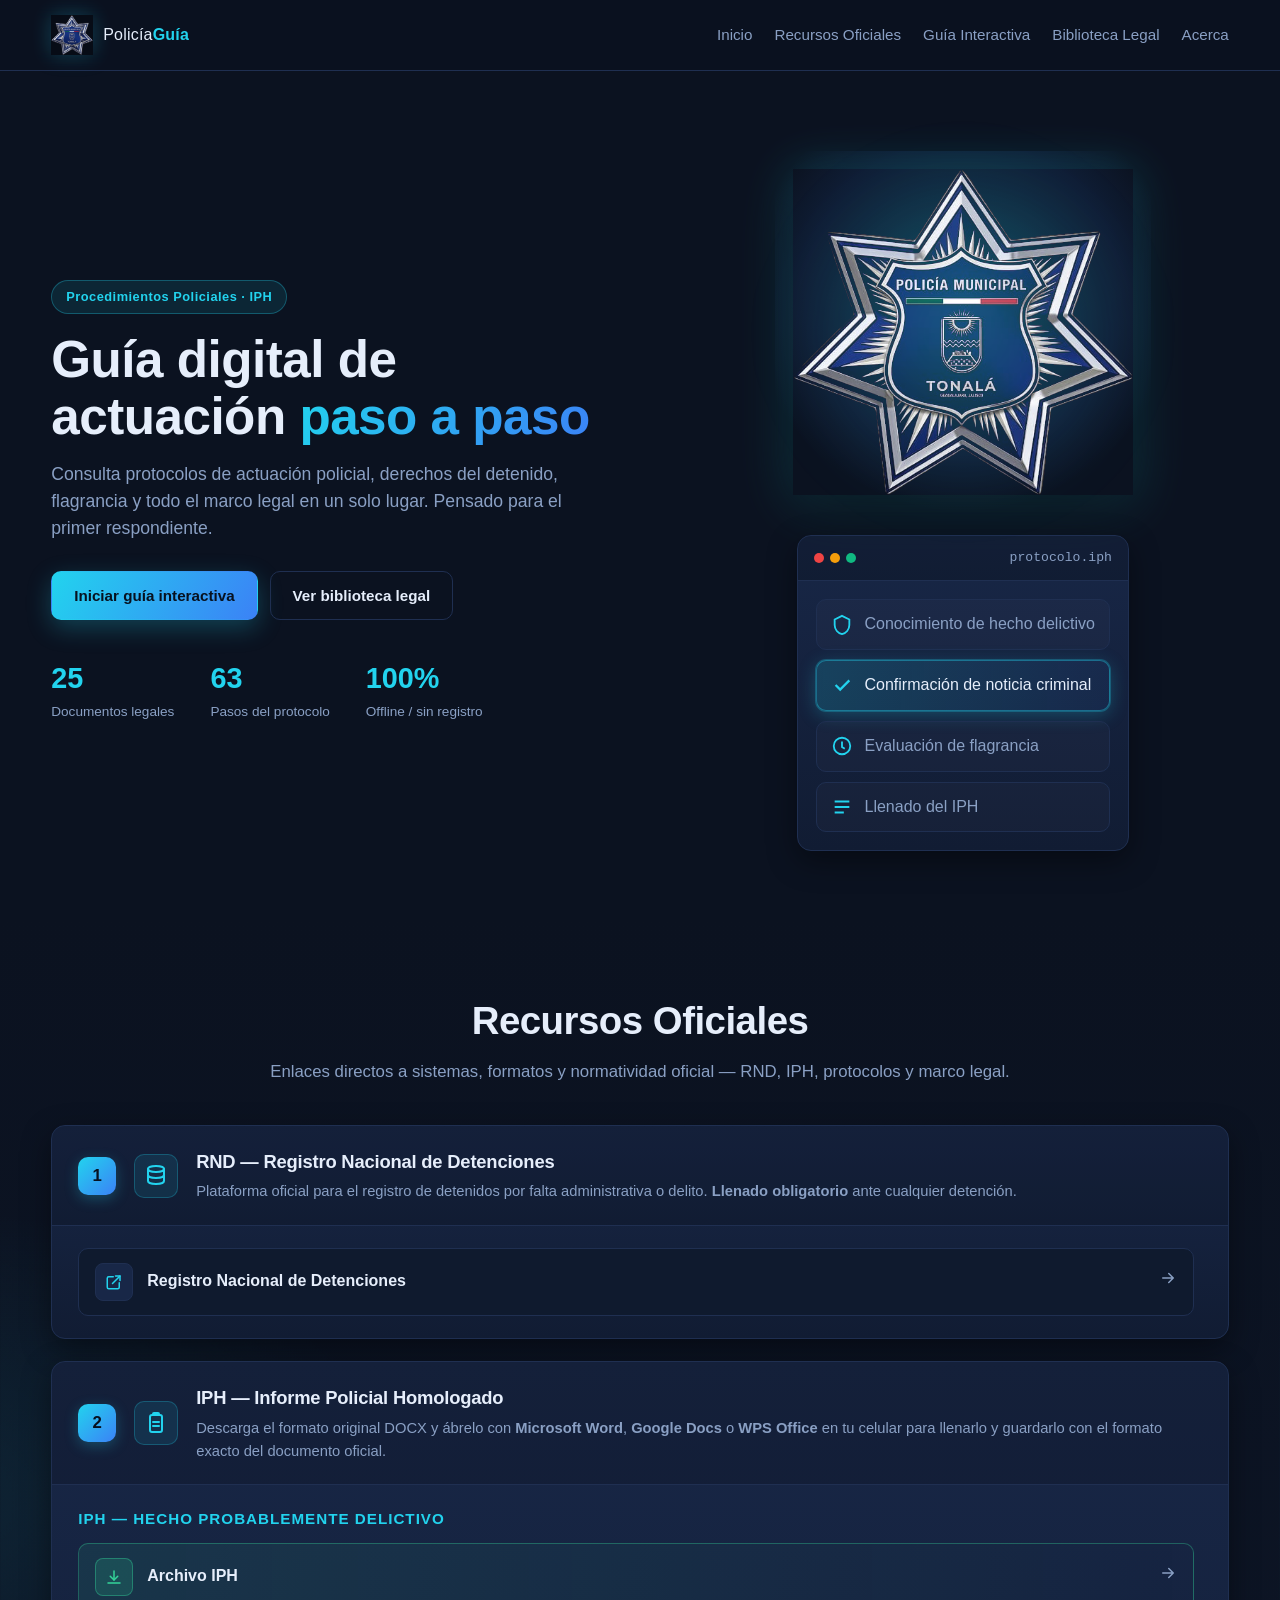
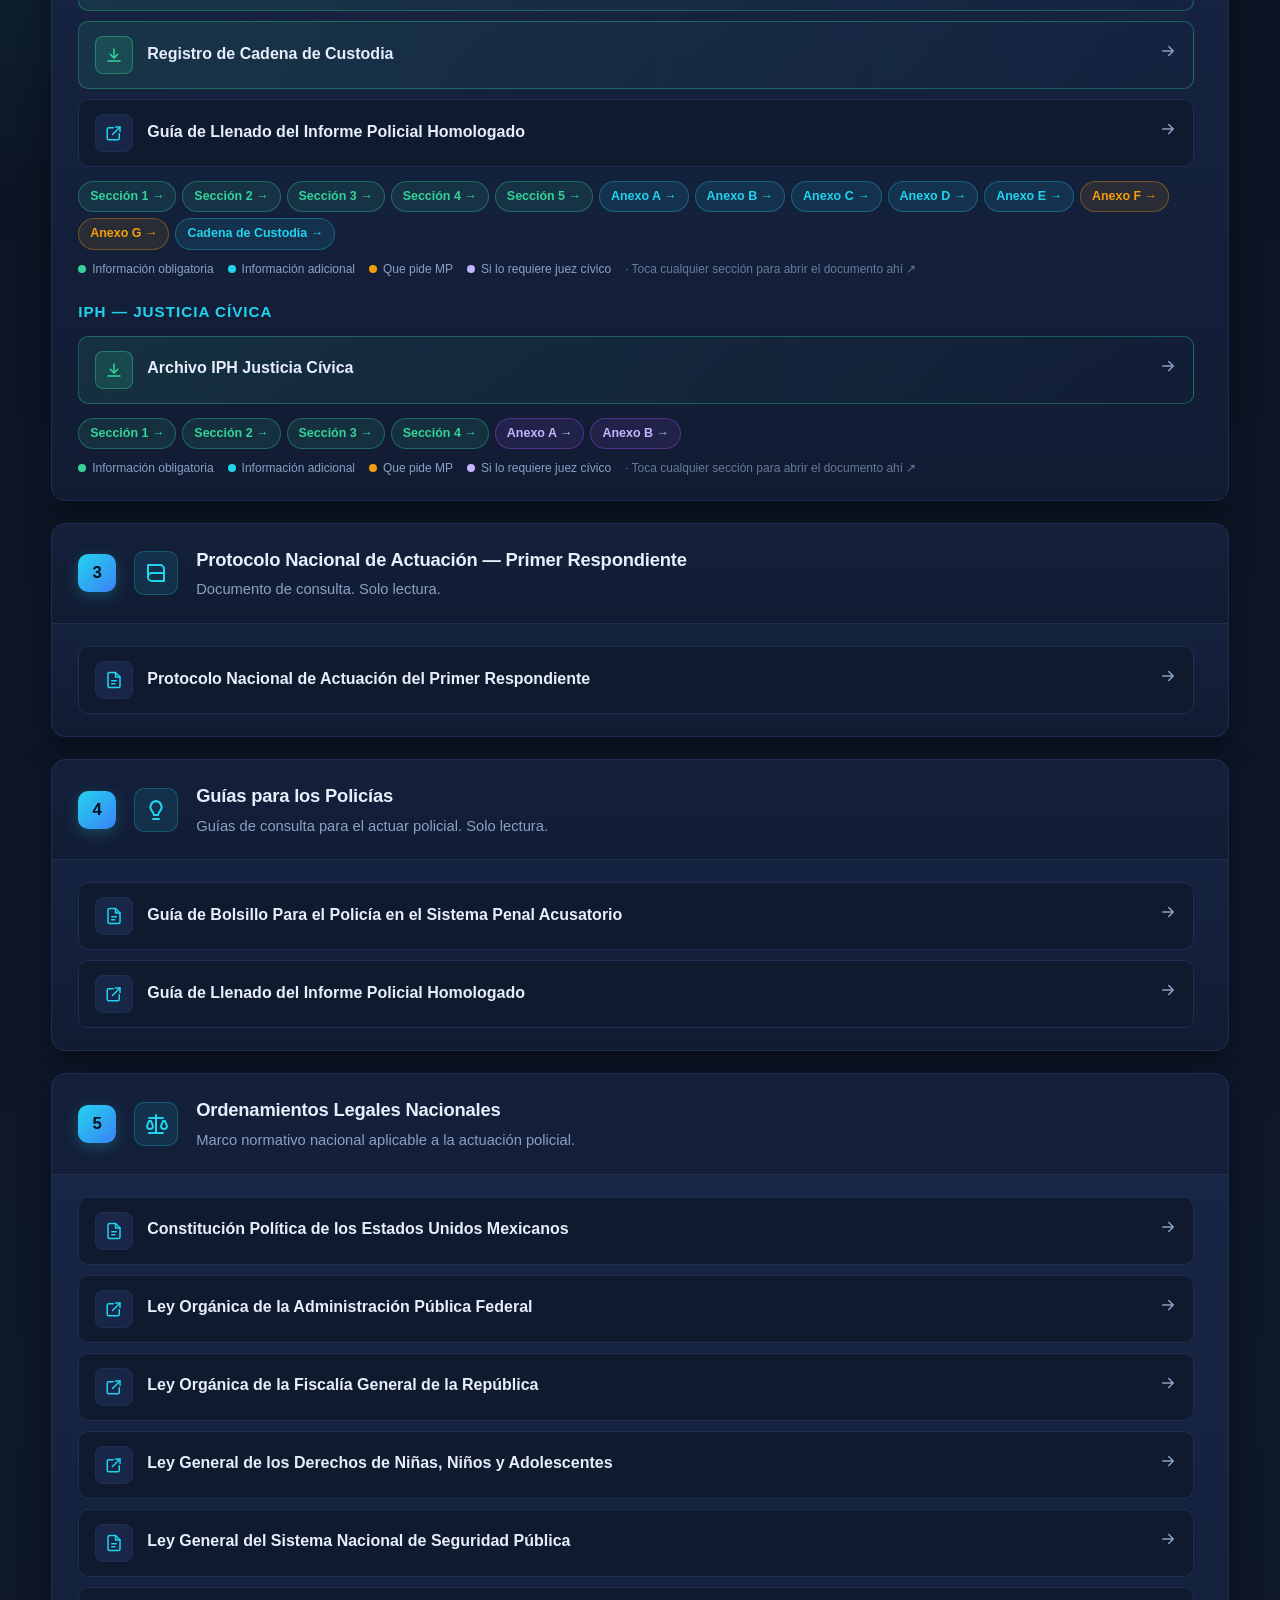
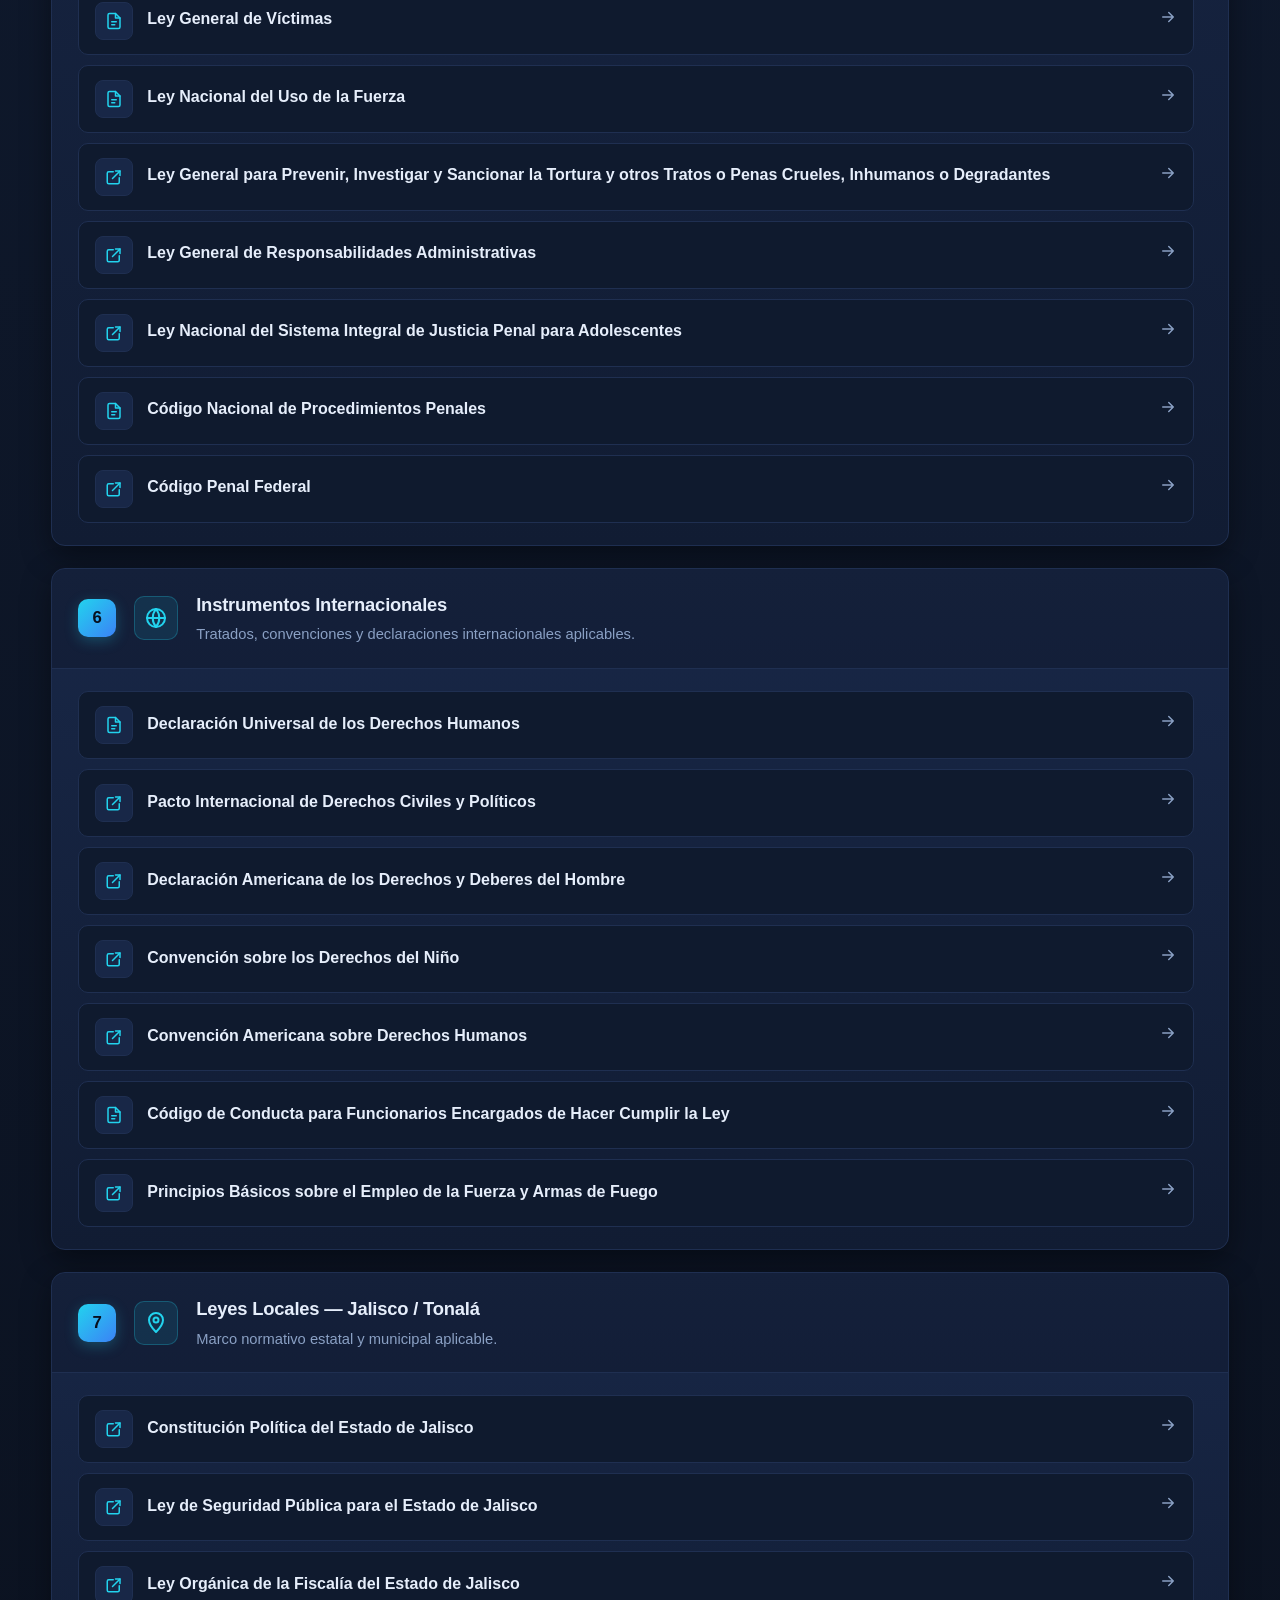
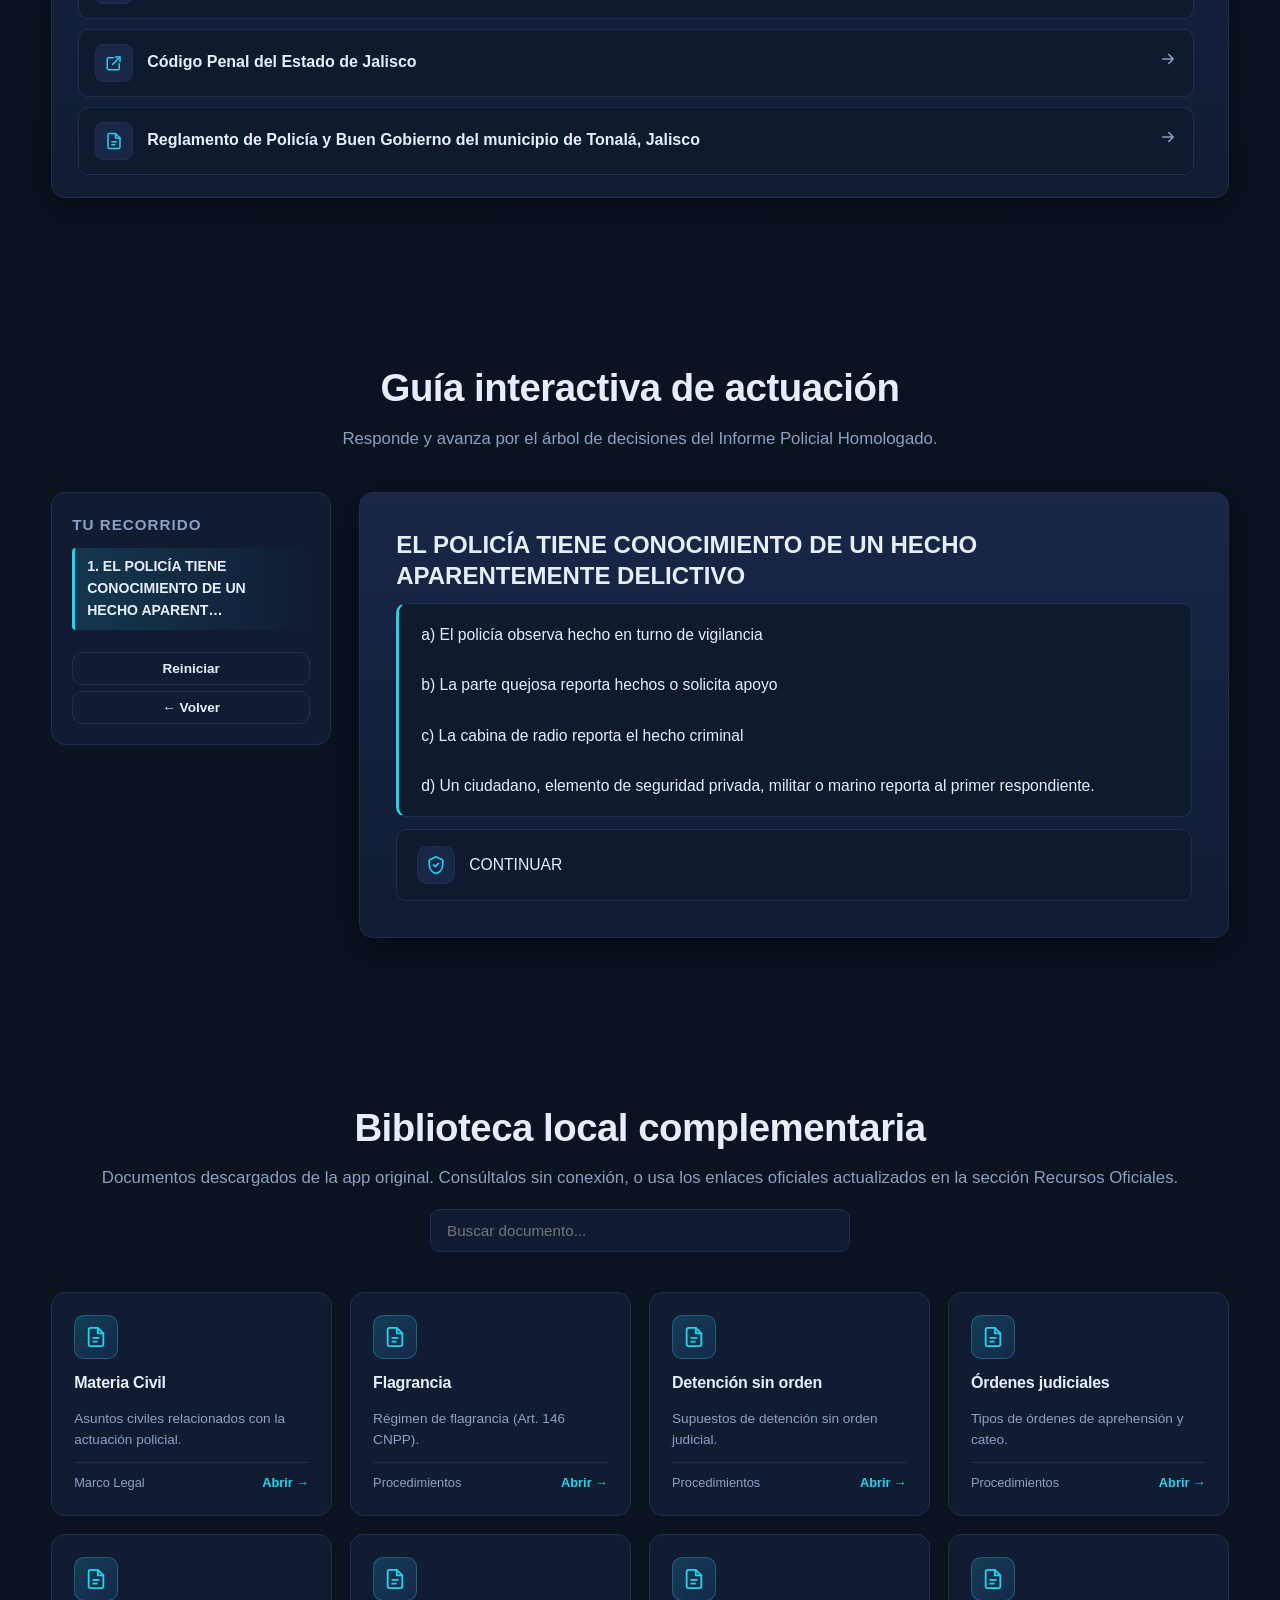
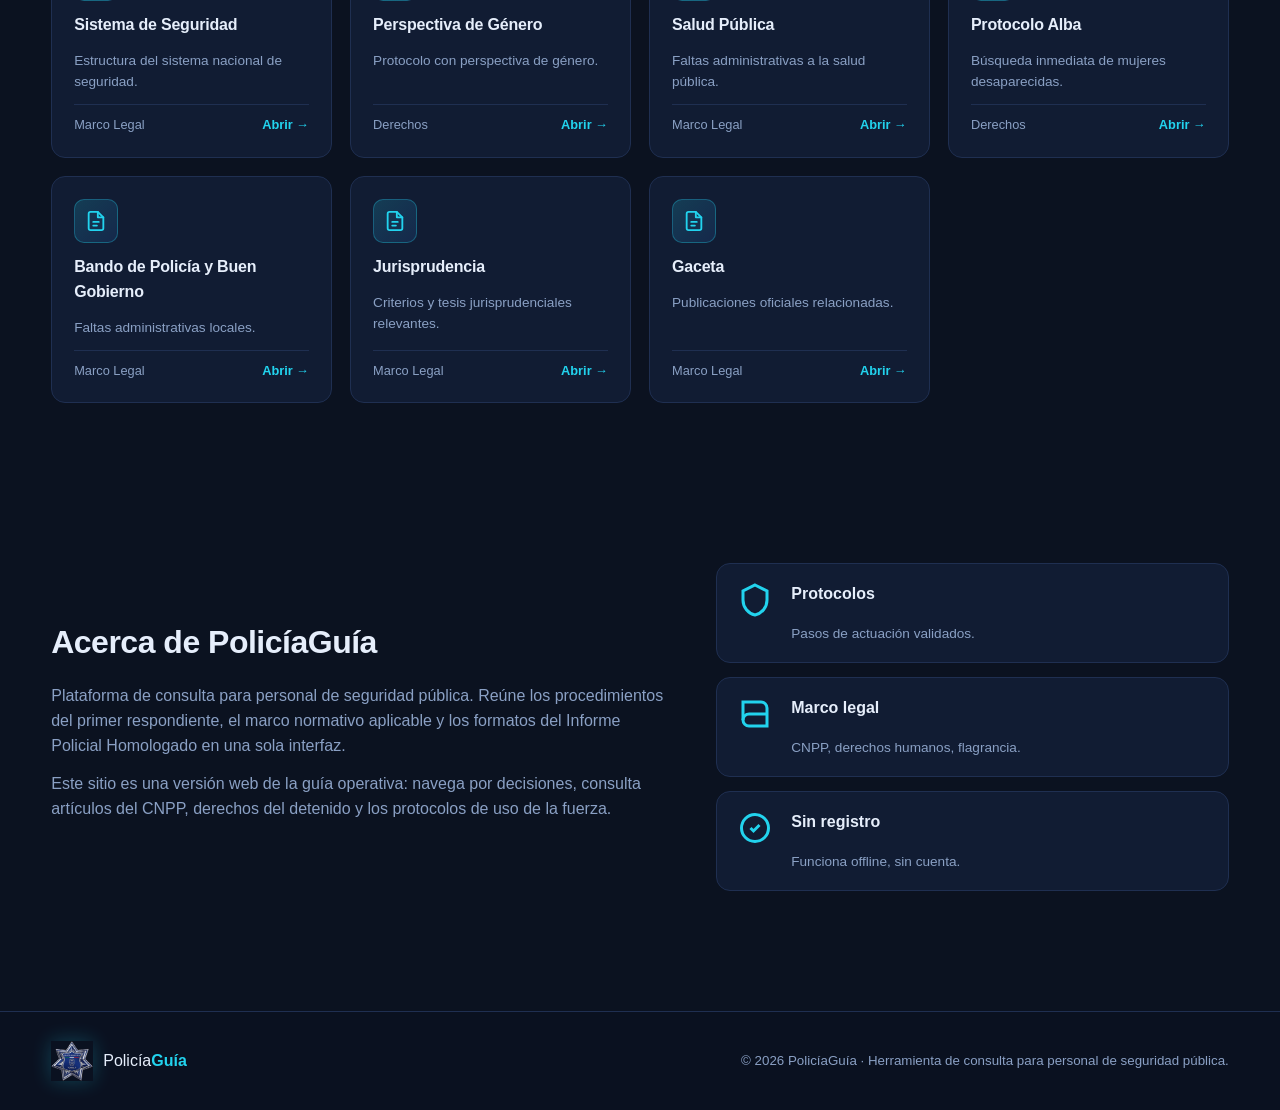
<file: index.html>
<!DOCTYPE html>
<html lang="es">
<head>
  <meta charset="UTF-8" />
  <meta name="viewport" content="width=device-width, initial-scale=1.0" />
  <title>PolicíaGuía — Procedimientos y Marco Legal</title>
  <link rel="stylesheet" href="css/styles.css?v=31" />
  <link rel="icon" type="image/jpeg" href="assets/logo-tonala.jpg" />
</head>
<body>
  <!-- HEADER -->
  <header class="site-header">
    <div class="container header-inner">
      <a href="#inicio" class="brand">
        <img src="assets/logo-tonala.jpg" alt="Policía Municipal Tonalá" class="brand-logo" />
        <span class="brand-text">Policía<strong>Guía</strong></span>
      </a>
      <button id="nav-toggle" class="nav-toggle" aria-label="Abrir menú" aria-expanded="false" aria-controls="main-nav">
        <span></span><span></span><span></span>
      </button>
      <div id="nav-overlay" class="nav-overlay"></div>
      <nav id="main-nav" class="main-nav">
        <a href="#inicio">Inicio</a>
        <a href="#recursos">Recursos Oficiales</a>
        <a href="#guia">Guía Interactiva</a>
        <a href="#biblioteca">Biblioteca Legal</a>
        <a href="#acerca">Acerca</a>
      </nav>
    </div>
  </header>

  <!-- HERO -->
  <section id="inicio" class="hero">
    <div class="container">
      <div class="hero-grid">
        <div class="hero-text">
          <span class="badge">Procedimientos Policiales · IPH</span>
          <h1>Guía digital de actuación <span class="accent">paso a paso</span></h1>
          <p class="lead">
            Consulta protocolos de actuación policial, derechos del detenido,
            flagrancia y todo el marco legal en un solo lugar. Pensado para el
            primer respondiente.
          </p>
          <div class="hero-actions">
            <a href="#guia" class="btn btn-primary">Iniciar guía interactiva</a>
            <a href="#biblioteca" class="btn btn-ghost">Ver biblioteca legal</a>
          </div>
          <div class="hero-stats">
            <div><strong>25</strong><span>Documentos legales</span></div>
            <div><strong>63</strong><span>Pasos del protocolo</span></div>
            <div><strong>100%</strong><span>Offline / sin registro</span></div>
          </div>
        </div>
        <div class="hero-visual">
          <div class="hero-badge">
            <img src="assets/logo-tonala.jpg" alt="Escudo Policía Municipal Tonalá" />
          </div>
          <div class="hero-card">
            <div class="hero-card-head">
              <span class="dot"></span><span class="dot"></span><span class="dot"></span>
              <span class="hero-card-title">protocolo.iph</span>
            </div>
            <div class="hero-card-body">
              <div class="step">
                <svg viewBox="0 0 24 24" class="step-icon"><path d="M12 2l8 4v6c0 5-3.5 9-8 10-4.5-1-8-5-8-10V6l8-4z" fill="none" stroke="currentColor" stroke-width="2"/></svg>
                <span>Conocimiento de hecho delictivo</span>
              </div>
              <div class="step active">
                <svg viewBox="0 0 24 24" class="step-icon"><path d="M5 12l5 5L20 7" fill="none" stroke="currentColor" stroke-width="2.5"/></svg>
                <span>Confirmación de noticia criminal</span>
              </div>
              <div class="step">
                <svg viewBox="0 0 24 24" class="step-icon"><circle cx="12" cy="12" r="9" fill="none" stroke="currentColor" stroke-width="2"/><path d="M12 7v6l3 2" fill="none" stroke="currentColor" stroke-width="2"/></svg>
                <span>Evaluación de flagrancia</span>
              </div>
              <div class="step">
                <svg viewBox="0 0 24 24" class="step-icon"><path d="M4 6h16M4 12h16M4 18h10" fill="none" stroke="currentColor" stroke-width="2"/></svg>
                <span>Llenado del IPH</span>
              </div>
            </div>
          </div>
        </div>
      </div>
    </div>
  </section>

  <!-- RECURSOS OFICIALES -->
  <section id="recursos" class="section section-alt">
    <div class="container">
      <header class="section-head">
        <h2>Recursos Oficiales</h2>
        <p>Enlaces directos a sistemas, formatos y normatividad oficial — RND, IPH, protocolos y marco legal.</p>
      </header>

      <div id="recursos-grid" class="recursos-grid">
        <!-- bloques renderizados por JS -->
      </div>
    </div>
  </section>

  <!-- GUIA INTERACTIVA -->
  <section id="guia" class="section">
    <div class="container">
      <header class="section-head">
        <h2>Guía interactiva de actuación</h2>
        <p>Responde y avanza por el árbol de decisiones del Informe Policial Homologado.</p>
      </header>

      <div class="guide-wrap">
        <aside class="guide-side">
          <div class="breadcrumb-card">
            <h3>Tu recorrido</h3>
            <ol id="breadcrumbs" class="breadcrumbs"></ol>
            <button id="btn-restart" class="btn btn-ghost btn-sm">Reiniciar</button>
            <button id="btn-back" class="btn btn-ghost btn-sm">← Volver</button>
          </div>
        </aside>

        <div class="guide-main">
          <div id="guide-node" class="guide-node">
            <!-- nodo renderizado por JS -->
          </div>
        </div>
      </div>
    </div>
  </section>

  <!-- BIBLIOTECA -->
  <section id="biblioteca" class="section">
    <div class="container">
      <header class="section-head">
        <h2>Biblioteca local complementaria</h2>
        <p>Documentos descargados de la app original. Consúltalos sin conexión, o usa los enlaces oficiales actualizados en la sección Recursos Oficiales.</p>
        <input id="search-pdfs" type="search" placeholder="Buscar documento..." class="search-input" />
      </header>

      <div id="pdf-grid" class="pdf-grid">
        <!-- tarjetas renderizadas por JS -->
      </div>
    </div>
  </section>

  <!-- ACERCA -->
  <section id="acerca" class="section">
    <div class="container">
      <div class="about-grid">
        <div>
          <h2>Acerca de PolicíaGuía</h2>
          <p>
            Plataforma de consulta para personal de seguridad pública. Reúne los
            procedimientos del primer respondiente, el marco normativo aplicable
            y los formatos del Informe Policial Homologado en una sola interfaz.
          </p>
          <p>
            Este sitio es una versión web de la guía operativa: navega por
            decisiones, consulta artículos del CNPP, derechos del detenido y los
            protocolos de uso de la fuerza.
          </p>
        </div>
        <div class="about-cards">
          <div class="mini-card">
            <svg viewBox="0 0 24 24" class="mini-icon"><path d="M12 2l8 4v6c0 5-3.5 9-8 10-4.5-1-8-5-8-10V6l8-4z" fill="none" stroke="currentColor" stroke-width="2"/></svg>
            <h4>Protocolos</h4><p>Pasos de actuación validados.</p>
          </div>
          <div class="mini-card">
            <svg viewBox="0 0 24 24" class="mini-icon"><path d="M4 4h12a4 4 0 014 4v12H8a4 4 0 01-4-4V4z" fill="none" stroke="currentColor" stroke-width="2"/><path d="M4 16a4 4 0 014-4h12" fill="none" stroke="currentColor" stroke-width="2"/></svg>
            <h4>Marco legal</h4><p>CNPP, derechos humanos, flagrancia.</p>
          </div>
          <div class="mini-card">
            <svg viewBox="0 0 24 24" class="mini-icon"><circle cx="12" cy="12" r="9" fill="none" stroke="currentColor" stroke-width="2"/><path d="M9 12l2 2 4-4" fill="none" stroke="currentColor" stroke-width="2"/></svg>
            <h4>Sin registro</h4><p>Funciona offline, sin cuenta.</p>
          </div>
        </div>
      </div>
    </div>
  </section>

  <!-- FOOTER -->
  <footer class="site-footer">
    <div class="container footer-inner">
      <div>
        <img src="assets/logo-tonala.jpg" alt="" class="brand-logo" />
        <span>Policía<strong>Guía</strong></span>
      </div>
      <small>© <span id="year"></span> PolicíaGuía · Herramienta de consulta para personal de seguridad pública.</small>
    </div>
  </footer>

  <!-- MODAL VISOR PDF -->
  <div id="pdf-modal" class="modal" hidden>
    <div class="modal-backdrop" data-close></div>
    <div class="modal-panel">
      <header class="modal-head">
        <h3 id="modal-title">Documento</h3>
        <div class="modal-actions">
          <a id="modal-open" href="#" target="_blank" rel="noopener" class="btn btn-ghost btn-sm">Abrir en pestaña</a>
          <button class="btn btn-ghost btn-sm" data-close>Cerrar ✕</button>
        </div>
      </header>
      <iframe id="modal-frame" title="Visor de documento"></iframe>
    </div>
  </div>

  <script src="js/data.js?v=31"></script>
  <script src="js/recursos.js?v=31"></script>
  <script src="js/script.js?v=31"></script>
</body>
</html>
</file>
<file: css/styles.css>
/* ============================================================
   PolicíaGuía — Estilos
   Tema: dark mode con acentos cian/azul
   ============================================================ */

:root {
  --bg: #0b1220;
  --bg-2: #0f1a2e;
  --bg-3: #14223d;
  --panel: #111c33;
  --panel-2: #182747;
  --border: #1f2f51;
  --text: #e6eefb;
  --muted: #8aa0c4;
  --accent: #22d3ee;
  --accent-2: #3b82f6;
  --accent-glow: rgba(34, 211, 238, 0.25);
  --danger: #f87171;
  --success: #34d399;
  --radius: 14px;
  --radius-sm: 10px;
  --shadow: 0 10px 30px rgba(0, 0, 0, 0.4);
}

* { box-sizing: border-box; }

html, body {
  margin: 0;
  padding: 0;
  overflow-x: hidden;
  background: radial-gradient(1200px 600px at 80% -10%, rgba(59,130,246,0.15), transparent 60%),
              radial-gradient(900px 500px at -10% 20%, rgba(34,211,238,0.10), transparent 60%),
              var(--bg);
  color: var(--text);
  font-family: 'Inter', -apple-system, BlinkMacSystemFont, 'Segoe UI', Roboto, sans-serif;
  line-height: 1.55;
  -webkit-font-smoothing: antialiased;
}
html.nav-open, html.nav-open body { overflow: hidden; }

/* Overlay nav (oculto por defecto, se activa en mobile) */
.nav-overlay { display: none; }

img { display: block; max-width: 100%; }
a { color: var(--accent); text-decoration: none; }
a:hover { color: #67e8f9; }

.container {
  width: min(1180px, 92%);
  margin: 0 auto;
}

/* ============ HEADER ============ */
.site-header {
  position: sticky;
  top: 0;
  z-index: 50;
  backdrop-filter: blur(10px);
  background: rgba(11, 18, 32, 0.7);
  border-bottom: 1px solid var(--border);
}
.header-inner {
  display: flex;
  align-items: center;
  justify-content: space-between;
  padding: 14px 0;
}
.brand {
  display: flex;
  align-items: center;
  gap: 10px;
  color: var(--text);
  font-weight: 500;
  letter-spacing: 0.2px;
}
.brand-logo {
  width: 42px;
  height: 42px;
  object-fit: contain;
  mix-blend-mode: lighten;
  filter: drop-shadow(0 0 10px var(--accent-glow));
}
.brand-text strong { color: var(--accent); font-weight: 700; }
.main-nav {
  display: flex;
  gap: 22px;
}
.main-nav a {
  color: var(--muted);
  font-size: 0.95rem;
  transition: color 0.2s;
}
.main-nav a:hover { color: var(--text); }

/* Botón hamburguesa (oculto en desktop, se muestra en mobile) */
.nav-toggle {
  display: none;
  background: transparent;
  border: 1px solid var(--border);
  border-radius: 8px;
  padding: 0;
  cursor: pointer;
  width: 44px;
  height: 44px;
  flex-direction: column;
  justify-content: center;
  align-items: center;
  gap: 4px;
  z-index: 90;
  position: relative;
}
.nav-toggle span {
  display: block;
  width: 22px;
  height: 2px;
  background: var(--text);
  border-radius: 2px;
  transition: transform 0.25s, opacity 0.25s;
}
.nav-toggle.is-open span:nth-child(1) { transform: translateY(6px) rotate(45deg); }
.nav-toggle.is-open span:nth-child(2) { opacity: 0; }
.nav-toggle.is-open span:nth-child(3) { transform: translateY(-6px) rotate(-45deg); }

/* ============ HERO ============ */
.hero {
  padding: 80px 0 60px;
  position: relative;
  overflow: hidden;
}
.hero-grid {
  display: grid;
  grid-template-columns: 1.1fr 1fr;
  gap: 60px;
  align-items: center;
}
.badge {
  display: inline-block;
  padding: 6px 14px;
  background: rgba(34,211,238,0.10);
  border: 1px solid rgba(34,211,238,0.3);
  color: var(--accent);
  border-radius: 999px;
  font-size: 0.8rem;
  font-weight: 600;
  letter-spacing: 0.5px;
  margin-bottom: 18px;
}
.hero h1 {
  font-size: clamp(2rem, 4vw, 3.2rem);
  line-height: 1.1;
  margin: 0 0 16px;
  font-weight: 800;
  letter-spacing: -0.5px;
}
.accent {
  background: linear-gradient(120deg, var(--accent), var(--accent-2));
  -webkit-background-clip: text;
  background-clip: text;
  color: transparent;
}
.lead {
  font-size: 1.1rem;
  color: var(--muted);
  margin: 0 0 28px;
  max-width: 540px;
}
.hero-actions {
  display: flex;
  gap: 12px;
  flex-wrap: wrap;
  margin-bottom: 36px;
}
.btn {
  display: inline-flex;
  align-items: center;
  gap: 8px;
  padding: 12px 22px;
  border-radius: var(--radius-sm);
  border: 1px solid transparent;
  font-weight: 600;
  font-size: 0.95rem;
  cursor: pointer;
  transition: transform 0.15s, box-shadow 0.15s, background 0.15s;
  text-decoration: none;
}
.btn-primary {
  background: linear-gradient(120deg, var(--accent), var(--accent-2));
  color: #07111f;
  box-shadow: 0 8px 24px var(--accent-glow);
}
.btn-primary:hover { transform: translateY(-2px); color: #07111f; }
.btn-ghost {
  background: transparent;
  color: var(--text);
  border: 1px solid var(--border);
}
.btn-ghost:hover { background: var(--panel); color: var(--text); }
.btn-sm { padding: 8px 14px; font-size: 0.85rem; }

.hero-stats {
  display: flex;
  gap: 36px;
  flex-wrap: wrap;
}
.hero-stats div {
  display: flex;
  flex-direction: column;
}
.hero-stats strong {
  font-size: 1.8rem;
  color: var(--accent);
  font-weight: 800;
}
.hero-stats span {
  font-size: 0.85rem;
  color: var(--muted);
}

/* Hero badge — escudo grande del lado visual */
.hero-visual {
  display: flex;
  flex-direction: column;
  align-items: center;
  gap: 22px;
}
.hero-badge {
  position: relative;
  display: grid;
  place-items: center;
  padding: 18px;
  border-radius: 24px;
  background: radial-gradient(circle at 50% 40%, rgba(34,211,238,0.25), rgba(59,130,246,0.10) 55%, transparent 75%);
}
.hero-badge::before {
  content: "";
  position: absolute;
  inset: 0;
  border-radius: 24px;
  background: radial-gradient(circle at 50% 50%, rgba(34,211,238,0.18), transparent 70%);
  filter: blur(30px);
  z-index: 0;
}
.hero-badge img {
  position: relative;
  z-index: 1;
  width: clamp(240px, 30vw, 340px);
  height: auto;
  object-fit: contain;
  mix-blend-mode: lighten;
  filter: drop-shadow(0 12px 30px rgba(0,0,0,0.55))
          drop-shadow(0 0 22px var(--accent-glow));
  animation: badge-float 6s ease-in-out infinite;
}
@keyframes badge-float {
  0%, 100% { transform: translateY(0); }
  50%      { transform: translateY(-6px); }
}

/* Hero card visual */
.hero-card {
  background: linear-gradient(180deg, var(--panel-2), var(--panel));
  border: 1px solid var(--border);
  border-radius: var(--radius);
  box-shadow: var(--shadow);
  overflow: hidden;
}
.hero-card-head {
  display: flex;
  align-items: center;
  gap: 6px;
  padding: 12px 16px;
  background: rgba(0,0,0,0.25);
  border-bottom: 1px solid var(--border);
}
.hero-card-head .dot {
  width: 10px; height: 10px; border-radius: 50%;
  background: #2a3b5e;
}
.hero-card-head .dot:nth-child(1) { background: #ef4444; }
.hero-card-head .dot:nth-child(2) { background: #f59e0b; }
.hero-card-head .dot:nth-child(3) { background: #10b981; }
.hero-card-title {
  margin-left: auto;
  color: var(--muted);
  font-size: 0.82rem;
  font-family: 'SFMono-Regular', Consolas, monospace;
}
.hero-card-body {
  padding: 18px;
  display: flex;
  flex-direction: column;
  gap: 10px;
}
.step {
  display: flex;
  align-items: center;
  gap: 12px;
  padding: 12px 14px;
  border-radius: 10px;
  background: rgba(255,255,255,0.02);
  border: 1px solid var(--border);
  color: var(--muted);
}
.step.active {
  background: linear-gradient(90deg, rgba(34,211,238,0.18), rgba(59,130,246,0.08));
  border-color: rgba(34,211,238,0.4);
  color: var(--text);
  box-shadow: 0 0 0 1px var(--accent-glow), 0 4px 18px var(--accent-glow);
}
.step-icon { width: 22px; height: 22px; flex-shrink: 0; color: var(--accent); }

/* ============ SECTIONS ============ */
.section { padding: 80px 0; }
.section-alt {
  background: linear-gradient(180deg, transparent, rgba(20,34,61,0.4), transparent);
}
.section-head {
  text-align: center;
  margin-bottom: 40px;
}
.section-head h2 {
  font-size: clamp(1.8rem, 3vw, 2.4rem);
  margin: 0 0 8px;
  letter-spacing: -0.5px;
}
.section-head p {
  color: var(--muted);
  font-size: 1.05rem;
  margin: 0;
}
.search-input {
  margin-top: 18px;
  width: min(420px, 92%);
  padding: 12px 16px;
  background: var(--panel);
  border: 1px solid var(--border);
  border-radius: var(--radius-sm);
  color: var(--text);
  font-size: 0.95rem;
  outline: none;
  transition: border-color 0.2s;
}
.search-input:focus { border-color: var(--accent); }

/* ============ GUIDE ============ */
.guide-wrap {
  display: grid;
  grid-template-columns: 280px 1fr;
  gap: 28px;
  align-items: start;
}
.guide-side { position: sticky; top: 90px; }
.breadcrumb-card {
  background: var(--panel);
  border: 1px solid var(--border);
  border-radius: var(--radius);
  padding: 20px;
}
.breadcrumb-card h3 {
  margin: 0 0 12px;
  font-size: 0.95rem;
  color: var(--muted);
  text-transform: uppercase;
  letter-spacing: 1px;
  font-weight: 700;
}
.breadcrumbs {
  list-style: none;
  margin: 0 0 16px;
  padding: 0;
  display: flex;
  flex-direction: column;
  gap: 6px;
}
.breadcrumbs li {
  padding: 8px 12px;
  background: var(--bg-2);
  border-left: 3px solid var(--accent);
  border-radius: 4px;
  font-size: 0.88rem;
  color: var(--text);
}
.breadcrumbs li:last-child {
  background: linear-gradient(90deg, rgba(34,211,238,0.15), transparent);
  font-weight: 600;
}
.breadcrumb-card .btn { width: 100%; justify-content: center; margin-top: 6px; }

.guide-main {
  min-height: 400px;
}
.guide-node {
  background: linear-gradient(180deg, var(--panel-2), var(--panel));
  border: 1px solid var(--border);
  border-radius: var(--radius);
  padding: 36px;
  box-shadow: var(--shadow);
}
.guide-node h2 {
  margin: 0 0 12px;
  font-size: 1.5rem;
  color: var(--text);
  line-height: 1.3;
}
.guide-node .node-desc {
  color: var(--muted);
  margin: 0 0 28px;
  white-space: pre-line;
  font-size: 1rem;
}
.actions {
  display: grid;
  gap: 12px;
}
.action-btn {
  display: flex;
  align-items: center;
  gap: 14px;
  padding: 16px 20px;
  background: var(--bg-2);
  border: 1px solid var(--border);
  border-radius: var(--radius-sm);
  color: var(--text);
  cursor: pointer;
  text-align: left;
  font-family: inherit;
  font-size: 0.98rem;
  line-height: 1.45;
  transition: all 0.2s;
  white-space: pre-line;
}
.action-btn:hover {
  border-color: var(--accent);
  background: linear-gradient(90deg, rgba(34,211,238,0.08), transparent);
  transform: translateX(4px);
}
.action-btn .action-icon {
  width: 38px;
  height: 38px;
  flex-shrink: 0;
  border-radius: 10px;
  background: var(--panel-2);
  display: grid;
  place-items: center;
  border: 1px solid var(--border);
}
.action-btn .action-icon svg { width: 20px; height: 20px; color: var(--accent); }
.action-btn.is-check .action-icon { background: rgba(52,211,153,0.12); border-color: rgba(52,211,153,0.35); }
.action-btn.is-check .action-icon svg { color: var(--success); }
.action-btn.is-cross .action-icon { background: rgba(248,113,113,0.10); border-color: rgba(248,113,113,0.30); }
.action-btn.is-cross .action-icon svg { color: var(--danger); }
.action-btn.is-action {
  background: linear-gradient(90deg, rgba(59,130,246,0.08), transparent);
  border-style: dashed;
}
.action-btn.is-informativo {
  background: var(--bg-3);
  cursor: default;
}
.action-btn.is-informativo:hover { transform: none; border-color: var(--border); background: var(--bg-3); }

/* Texto informativo en la guía interactiva (no es un botón) */
.info-text {
  padding: 18px 22px;
  background: var(--bg-2);
  border: 1px solid var(--border);
  border-left: 3px solid var(--accent);
  border-radius: var(--radius-sm);
  color: var(--text);
  font-size: 0.98rem;
  line-height: 1.6;
  white-space: pre-line;
}

/* ============ PDF GRID ============ */
.pdf-grid {
  display: grid;
  grid-template-columns: repeat(auto-fill, minmax(240px, 1fr));
  gap: 18px;
}
.pdf-card {
  background: var(--panel);
  border: 1px solid var(--border);
  border-radius: var(--radius);
  padding: 22px;
  cursor: pointer;
  transition: all 0.2s;
  display: flex;
  flex-direction: column;
  gap: 12px;
}
.pdf-card:hover {
  transform: translateY(-3px);
  border-color: var(--accent);
  box-shadow: 0 12px 28px rgba(0,0,0,0.45), 0 0 0 1px var(--accent-glow);
}
.pdf-icon {
  width: 44px;
  height: 44px;
  border-radius: 10px;
  background: linear-gradient(135deg, rgba(34,211,238,0.18), rgba(59,130,246,0.12));
  border: 1px solid rgba(34,211,238,0.3);
  display: grid;
  place-items: center;
}
.pdf-icon svg { width: 22px; height: 22px; color: var(--accent); }
.pdf-card h4 {
  margin: 0;
  font-size: 1rem;
  font-weight: 600;
  letter-spacing: -0.2px;
}
.pdf-card p {
  margin: 0;
  color: var(--muted);
  font-size: 0.85rem;
}
.pdf-card-foot {
  margin-top: auto;
  display: flex;
  justify-content: space-between;
  align-items: center;
  padding-top: 10px;
  border-top: 1px solid var(--border);
  font-size: 0.8rem;
  color: var(--muted);
}
.pdf-card-foot .open-link { color: var(--accent); font-weight: 600; }

/* ============ RECURSOS OFICIALES ============ */
.recursos-grid {
  display: grid;
  gap: 22px;
}
.rec-card {
  background: linear-gradient(180deg, var(--panel-2), var(--panel));
  border: 1px solid var(--border);
  border-radius: var(--radius);
  overflow: hidden;
  box-shadow: var(--shadow);
}
.rec-card-head {
  display: grid;
  grid-template-columns: auto auto 1fr;
  gap: 18px;
  align-items: center;
  padding: 22px 26px;
  border-bottom: 1px solid var(--border);
  background: rgba(0,0,0,0.18);
}
.rec-num {
  width: 38px;
  height: 38px;
  border-radius: 10px;
  background: linear-gradient(135deg, var(--accent), var(--accent-2));
  color: #07111f;
  font-weight: 800;
  font-size: 1.05rem;
  display: grid;
  place-items: center;
  box-shadow: 0 4px 14px var(--accent-glow);
}
.rec-card-icon {
  width: 44px;
  height: 44px;
  display: grid;
  place-items: center;
  background: rgba(34,211,238,0.10);
  border: 1px solid rgba(34,211,238,0.25);
  border-radius: 10px;
  color: var(--accent);
}
.rec-card-icon svg { width: 24px; height: 24px; }
.rec-card-title h3 {
  margin: 0 0 4px;
  font-size: 1.15rem;
  letter-spacing: -0.2px;
}
.rec-card-title p {
  margin: 0;
  color: var(--muted);
  font-size: 0.92rem;
}
.rec-card-body { padding: 22px 26px; }

.rec-subgroup { margin-bottom: 22px; }
.rec-subgroup:last-child { margin-bottom: 0; }
.rec-subgroup h4 {
  margin: 0 0 12px;
  font-size: 0.95rem;
  color: var(--accent);
  text-transform: uppercase;
  letter-spacing: 1px;
  font-weight: 700;
}

.rec-items { display: grid; gap: 10px; }
.rec-item {
  display: grid;
  grid-template-columns: 1fr auto;
  gap: 8px;
  align-items: stretch;
}
.rec-item-main {
  display: grid;
  grid-template-columns: 38px 1fr auto;
  align-items: center;
  gap: 14px;
  padding: 14px 16px;
  background: var(--bg-2);
  border: 1px solid var(--border);
  border-radius: var(--radius-sm);
  color: var(--text);
  text-align: left;
  cursor: pointer;
  font: inherit;
  text-decoration: none;
  transition: all 0.2s;
}
.rec-item-main:hover {
  border-color: var(--accent);
  background: linear-gradient(90deg, rgba(34,211,238,0.08), transparent);
  transform: translateX(3px);
  color: var(--text);
}
.rec-item-editor {
  background: linear-gradient(90deg, rgba(52,211,153,0.10), transparent);
  border-color: rgba(52,211,153,0.35);
}
.rec-item-editor .rec-item-icon {
  background: rgba(52,211,153,0.15);
  border-color: rgba(52,211,153,0.4);
  color: var(--success);
}
.rec-item-editor:hover {
  border-color: var(--success);
  background: linear-gradient(90deg, rgba(52,211,153,0.18), transparent);
}
.rec-item-viewer {
  background: linear-gradient(90deg, rgba(34,211,238,0.10), transparent);
  border-color: rgba(34,211,238,0.35);
}
.rec-item-viewer .rec-item-icon {
  background: rgba(34,211,238,0.15);
  border-color: rgba(34,211,238,0.4);
  color: var(--accent);
}
.rec-item-viewer:hover {
  border-color: var(--accent);
  background: linear-gradient(90deg, rgba(34,211,238,0.18), transparent);
}
.rec-item-icon {
  width: 38px;
  height: 38px;
  border-radius: 8px;
  background: var(--panel-2);
  border: 1px solid var(--border);
  display: grid;
  place-items: center;
  color: var(--accent);
}
.rec-item-icon svg { width: 18px; height: 18px; }
.rec-item-text strong {
  display: block;
  font-weight: 600;
  line-height: 1.3;
  margin-bottom: 2px;
}
.rec-item-note {
  display: block;
  margin-top: 4px;
  color: var(--accent);
  font-size: 0.78rem;
  font-style: italic;
}
.rec-item-go { color: var(--muted); }
.rec-item-go svg { width: 18px; height: 18px; }

/* Sections / Anexos chips */
.rec-sections {
  display: flex;
  flex-wrap: wrap;
  gap: 6px;
  margin-top: 14px;
}
.rec-chip {
  display: inline-flex;
  align-items: center;
  padding: 5px 11px;
  border-radius: 999px;
  font-size: 0.78rem;
  font-weight: 600;
  border: 1px solid var(--border);
  background: var(--bg-2);
  color: var(--muted);
}
.rec-chip-obligatoria { background: rgba(52,211,153,0.10); border-color: rgba(52,211,153,0.35); color: var(--success); }
.rec-chip-adicional   { background: rgba(34,211,238,0.10); border-color: rgba(34,211,238,0.30); color: var(--accent); }
.rec-chip-mp          { background: rgba(245,158,11,0.10); border-color: rgba(245,158,11,0.35); color: #f59e0b; }
.rec-chip-juez        { background: rgba(168,85,247,0.10); border-color: rgba(168,85,247,0.35); color: #c4b5fd; }
a.rec-chip-link {
  text-decoration: none;
  cursor: pointer;
  transition: transform 0.15s, box-shadow 0.15s, filter 0.15s;
}
a.rec-chip-link:hover {
  transform: translateY(-1px);
  filter: brightness(1.2);
  box-shadow: 0 4px 10px rgba(0,0,0,0.25);
}

.rec-sections-legend {
  display: flex;
  flex-wrap: wrap;
  gap: 14px;
  margin-top: 10px;
  font-size: 0.75rem;
  color: var(--muted);
}
.rec-sections-legend span { display: inline-flex; align-items: center; gap: 6px; }
.rec-sections-legend i.dot {
  width: 8px; height: 8px; border-radius: 50%; display: inline-block;
}
.dot-obligatoria { background: var(--success); }
.dot-adicional   { background: var(--accent); }
.dot-mp          { background: #f59e0b; }
.dot-juez        { background: #c4b5fd; }

/* ============ ABOUT ============ */
.about-grid {
  display: grid;
  grid-template-columns: 1.2fr 1fr;
  gap: 50px;
  align-items: center;
}
.about-grid h2 { font-size: 2rem; margin: 0 0 16px; letter-spacing: -0.5px; }
.about-grid p { color: var(--muted); margin: 0 0 14px; }
.about-cards {
  display: grid;
  gap: 14px;
}
.mini-card {
  background: var(--panel);
  border: 1px solid var(--border);
  border-radius: var(--radius);
  padding: 18px 20px;
  display: grid;
  grid-template-columns: 40px 1fr;
  gap: 14px;
  align-items: center;
}
.mini-card h4 { margin: 0; font-size: 1rem; }
.mini-card p { margin: 2px 0 0; color: var(--muted); font-size: 0.85rem; }
.mini-icon {
  width: 36px;
  height: 36px;
  color: var(--accent);
  grid-row: span 2;
  align-self: start;
}

/* ============ FOOTER ============ */
.site-footer {
  border-top: 1px solid var(--border);
  padding: 28px 0;
  margin-top: 40px;
  background: rgba(11,18,32,0.6);
}
.footer-inner {
  display: flex;
  justify-content: space-between;
  align-items: center;
  flex-wrap: wrap;
  gap: 14px;
}
.footer-inner > div {
  display: flex;
  align-items: center;
  gap: 10px;
  color: var(--text);
}
.footer-inner strong { color: var(--accent); }
.footer-inner small { color: var(--muted); }

/* ============ MODAL ============ */
.modal {
  position: fixed;
  inset: 0;
  z-index: 100;
  display: grid;
  place-items: center;
  padding: 20px;
}
.modal[hidden] { display: none; }
.modal-backdrop {
  position: absolute;
  inset: 0;
  background: rgba(0,0,0,0.7);
  backdrop-filter: blur(4px);
}
.modal-panel {
  position: relative;
  width: min(1000px, 100%);
  height: min(85vh, 800px);
  background: var(--panel);
  border: 1px solid var(--border);
  border-radius: var(--radius);
  display: flex;
  flex-direction: column;
  overflow: hidden;
  box-shadow: var(--shadow);
}
.modal-head {
  display: flex;
  justify-content: space-between;
  align-items: center;
  padding: 14px 18px;
  border-bottom: 1px solid var(--border);
  background: var(--panel-2);
}
.modal-head h3 { margin: 0; font-size: 1.05rem; }
.modal-actions { display: flex; gap: 8px; }
#modal-frame {
  flex: 1;
  border: 0;
  background: #1a1a1a;
}

/* ============================================================
   RESPONSIVE
   - Desktop  (>1100px): layout completo en 2 columnas
   - Tablet   (700-1100px): layout en 1 columna
   - Móvil    (≤900px): hamburguesa
   - Móvil    (≤700px): texto/espaciado compactado
   - Móvil XS (≤400px): ajustes adicionales
   ============================================================ */

/* ---------- TABLET y abajo (≤1100px): 1 columna hero ---------- */
@media (max-width: 1100px) {
  .container { width: 94%; }
  .hero { padding: 60px 0 50px; }
  .hero-grid {
    grid-template-columns: 1fr;
    gap: 40px;
    text-align: center;
  }
  .hero-text { display: flex; flex-direction: column; align-items: center; }
  .lead { margin-left: auto; margin-right: auto; }
  .hero-actions { justify-content: center; }
  .hero-stats { justify-content: center; }
  .hero-visual { order: -1; }
  .hero-badge img { width: clamp(180px, 35vw, 260px); }

  .about-grid { grid-template-columns: 1fr; gap: 32px; }
  .guide-wrap { grid-template-columns: 1fr; }
  .guide-side { position: static; }
}

/* ---------- MÓVIL/TABLET — Hamburguesa (≤1024px) ---------- */
@media (max-width: 1024px) {
  .nav-toggle { display: flex; }

  /* Overlay como elemento real */
  .nav-overlay {
    display: block;
    position: fixed;
    inset: 0;
    background: rgba(0,0,0,0.6);
    backdrop-filter: blur(2px);
    z-index: 70;
    opacity: 0;
    visibility: hidden;
    transition: opacity 0.25s, visibility 0.25s;
  }
  .nav-overlay.is-open { opacity: 1; visibility: visible; }

  .main-nav {
    position: fixed;
    top: 0;
    right: 0;
    height: 100dvh;
    width: min(300px, 82vw);
    background: var(--panel);
    border-left: 1px solid var(--border);
    flex-direction: column;
    gap: 0;
    padding: 70px 0 30px;
    transform: translateX(100%);
    transition: transform 0.3s ease;
    z-index: 80;
    box-shadow: -20px 0 50px rgba(0,0,0,0.6);
    overflow-y: auto;
  }
  .main-nav.is-open { transform: translateX(0); }
  .main-nav a {
    padding: 16px 24px;
    font-size: 1.02rem;
    border-bottom: 1px solid var(--border);
    color: var(--text);
    font-weight: 500;
  }
  .main-nav a:active { background: var(--bg-2); }
}

/* ---------- MÓVIL (≤700px) ---------- */
@media (max-width: 700px) {
  .container { width: 92%; }

  /* Hero compactado */
  .hero { padding: 24px 0 30px; }
  .hero-grid { gap: 24px; }
  .hero h1 { font-size: 1.5rem; line-height: 1.15; }
  .lead { font-size: 0.92rem; margin-bottom: 18px; }
  .badge { font-size: 0.68rem; padding: 4px 10px; margin-bottom: 12px; }
  .hero-actions { flex-direction: column; width: 100%; gap: 8px; margin-bottom: 22px; }
  .hero-actions .btn { width: 100%; justify-content: center; padding: 12px; }
  .hero-stats { gap: 14px; width: 100%; }
  .hero-stats div { flex: 1 1 28%; align-items: center; text-align: center; }
  .hero-stats strong { font-size: 1.25rem; }
  .hero-stats span { font-size: 0.72rem; }
  .hero-badge { padding: 6px; }
  .hero-badge img { width: clamp(110px, 38vw, 160px); }
  .hero-card-body { padding: 14px; gap: 8px; }
  .step { padding: 10px 12px; font-size: 0.86rem; }
  .step-icon { width: 18px; height: 18px; }

  /* Secciones genéricas */
  .section { padding: 50px 0; }
  .section-head h2 { font-size: 1.55rem; }
  .section-head p { font-size: 0.95rem; }

  /* Recursos */
  .rec-card-head {
    grid-template-columns: auto 1fr;
    gap: 14px;
    padding: 16px;
  }
  .rec-card-head .rec-card-icon { display: none; }
  .rec-num { width: 32px; height: 32px; font-size: 0.95rem; }
  .rec-card-title h3 { font-size: 1.02rem; }
  .rec-card-title p { font-size: 0.85rem; }
  .rec-card-body { padding: 16px; }
  .rec-subgroup h4 { font-size: 0.85rem; }
  .rec-item-main {
    grid-template-columns: 36px 1fr auto;
    gap: 12px;
    padding: 12px;
    min-height: 56px;
  }
  .rec-item-icon { width: 34px; height: 34px; }
  .rec-item-text strong { font-size: 0.92rem; line-height: 1.3; }
  .rec-item-note { font-size: 0.74rem; }
  .rec-sections { gap: 5px; }
  .rec-chip { font-size: 0.72rem; padding: 4px 9px; }
  .rec-sections-legend { gap: 10px; font-size: 0.7rem; }

  /* Guía interactiva */
  .guide-node { padding: 22px 18px; }
  .guide-node h2 { font-size: 1.2rem; }
  .guide-node .node-desc { font-size: 0.93rem; }
  .action-btn {
    padding: 14px 14px;
    font-size: 0.93rem;
    gap: 12px;
    min-height: 60px;
  }
  .action-btn .action-icon { width: 34px; height: 34px; }
  .action-btn:hover { transform: none; }
  .breadcrumb-card { padding: 16px; }
  .breadcrumb-card h3 { font-size: 0.85rem; }
  .breadcrumbs li { font-size: 0.82rem; padding: 7px 10px; }

  /* Biblioteca */
  .pdf-grid {
    grid-template-columns: repeat(auto-fill, minmax(160px, 1fr));
    gap: 14px;
  }
  .pdf-card { padding: 14px; gap: 10px; }
  .pdf-card h4 { font-size: 0.92rem; }
  .pdf-card p { font-size: 0.78rem; }
  .pdf-card-foot { font-size: 0.72rem; padding-top: 8px; }

  /* About */
  .about-grid h2 { font-size: 1.6rem; }
  .mini-card { padding: 14px; gap: 12px; }
  .mini-card h4 { font-size: 0.95rem; }

  /* Footer */
  .footer-inner { flex-direction: column; text-align: center; gap: 10px; }

  /* Modal pantalla completa */
  .modal { padding: 0; }
  .modal-panel {
    width: 100%;
    height: 100dvh;
    max-height: 100dvh;
    border-radius: 0;
    border: 0;
  }
  .modal-head { padding: 12px 14px; }
  .modal-head h3 { font-size: 0.92rem; }
}

/* ---------- MÓVIL XS (≤400px) ---------- */
@media (max-width: 400px) {
  .hero h1 { font-size: 1.35rem; }
  .hero-stats { gap: 10px; }
  .hero-stats strong { font-size: 1.1rem; }
  .hero-stats span { font-size: 0.68rem; }
  .hero-badge img { width: clamp(95px, 32vw, 130px); }
  .badge { font-size: 0.65rem; }
  .lead { font-size: 0.88rem; }
  .pdf-grid { grid-template-columns: 1fr 1fr; gap: 10px; }
  .pdf-card { padding: 12px; }
  .pdf-card h4 { font-size: 0.85rem; }
  .pdf-card p { font-size: 0.72rem; }
  .brand-text { font-size: 0.95rem; }
  .brand-logo { width: 34px; height: 34px; }
}

/* ---------- DESKTOP GRANDE (>1400px) ---------- */
@media (min-width: 1400px) {
  .container { width: 1280px; }
  .hero { padding: 100px 0 80px; }
}

/* ---------- Dispositivos táctiles ---------- */
@media (hover: none) and (pointer: coarse) {
  .pdf-card:hover { transform: none; }
  .rec-item-main:hover { transform: none; }
  .action-btn:hover { transform: none; }
  .btn { min-height: 44px; }
  .nav-toggle { min-width: 44px; min-height: 44px; }
}
</file>
